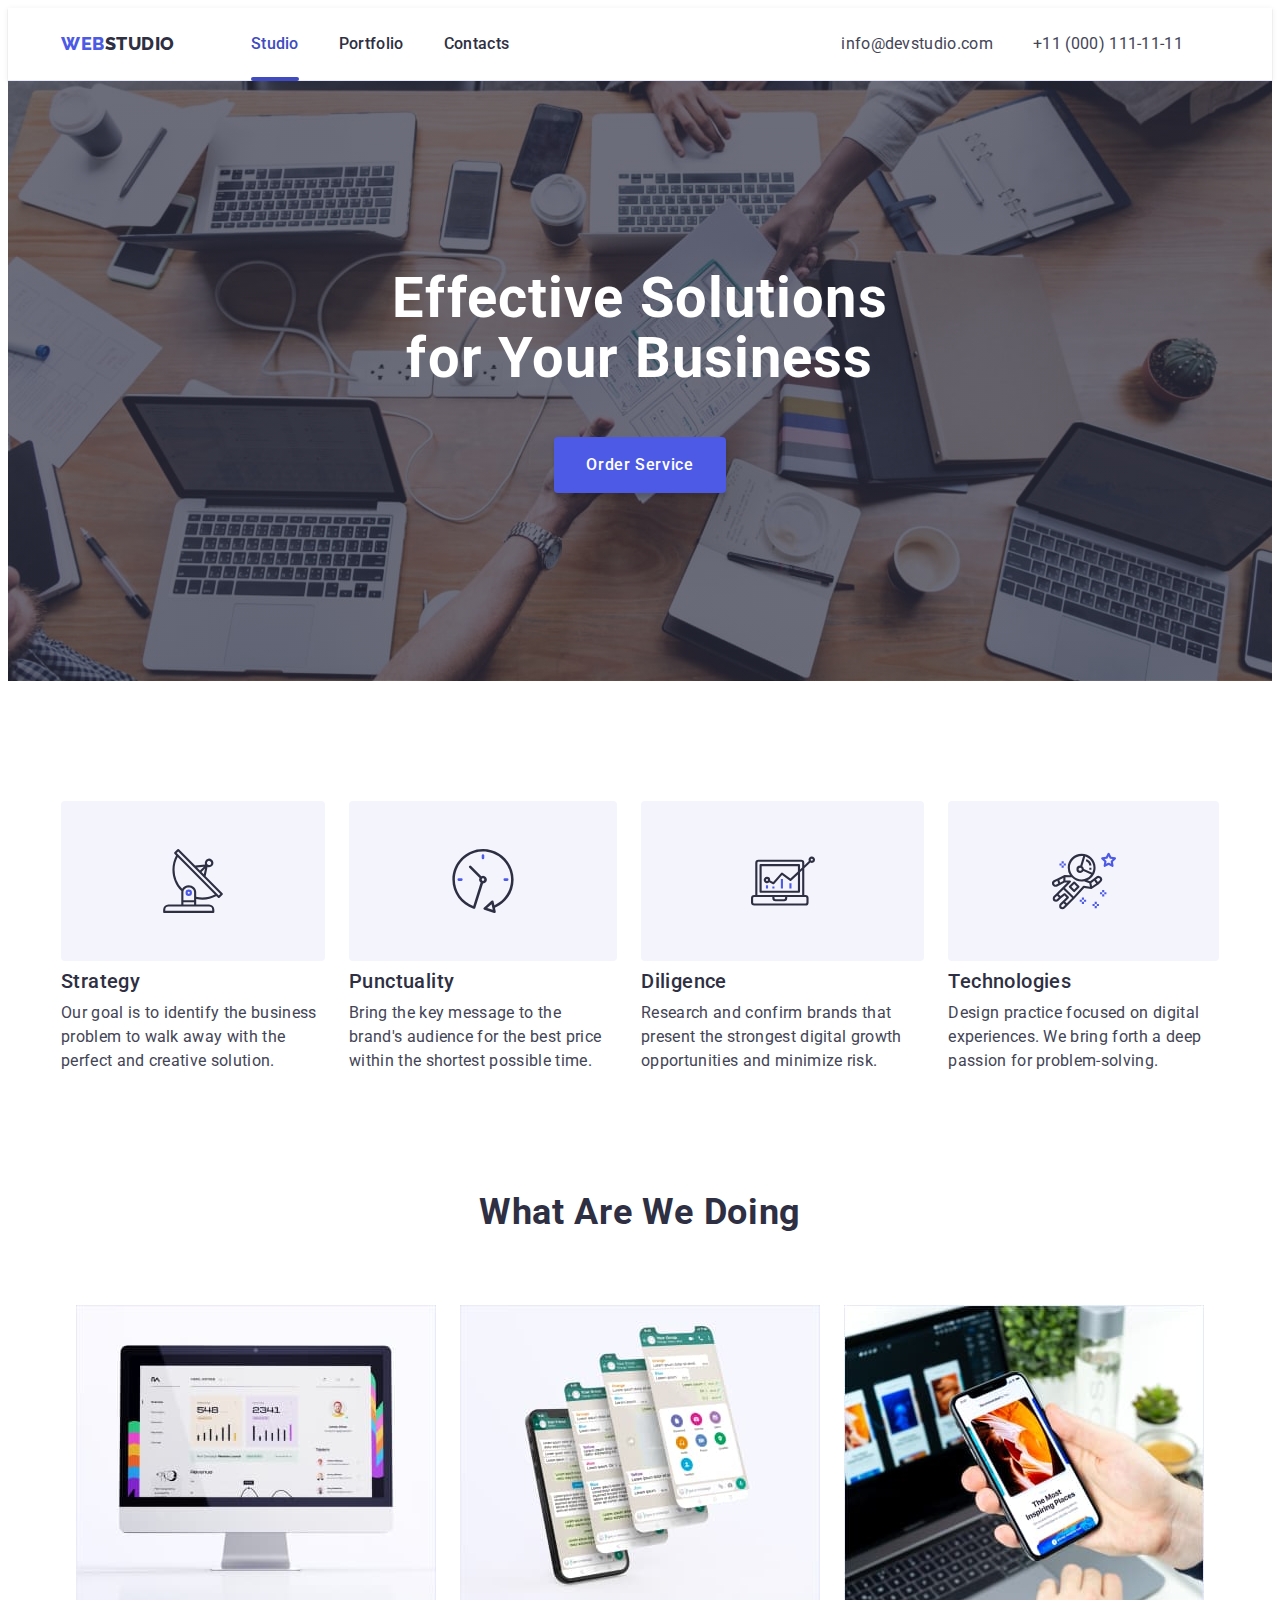
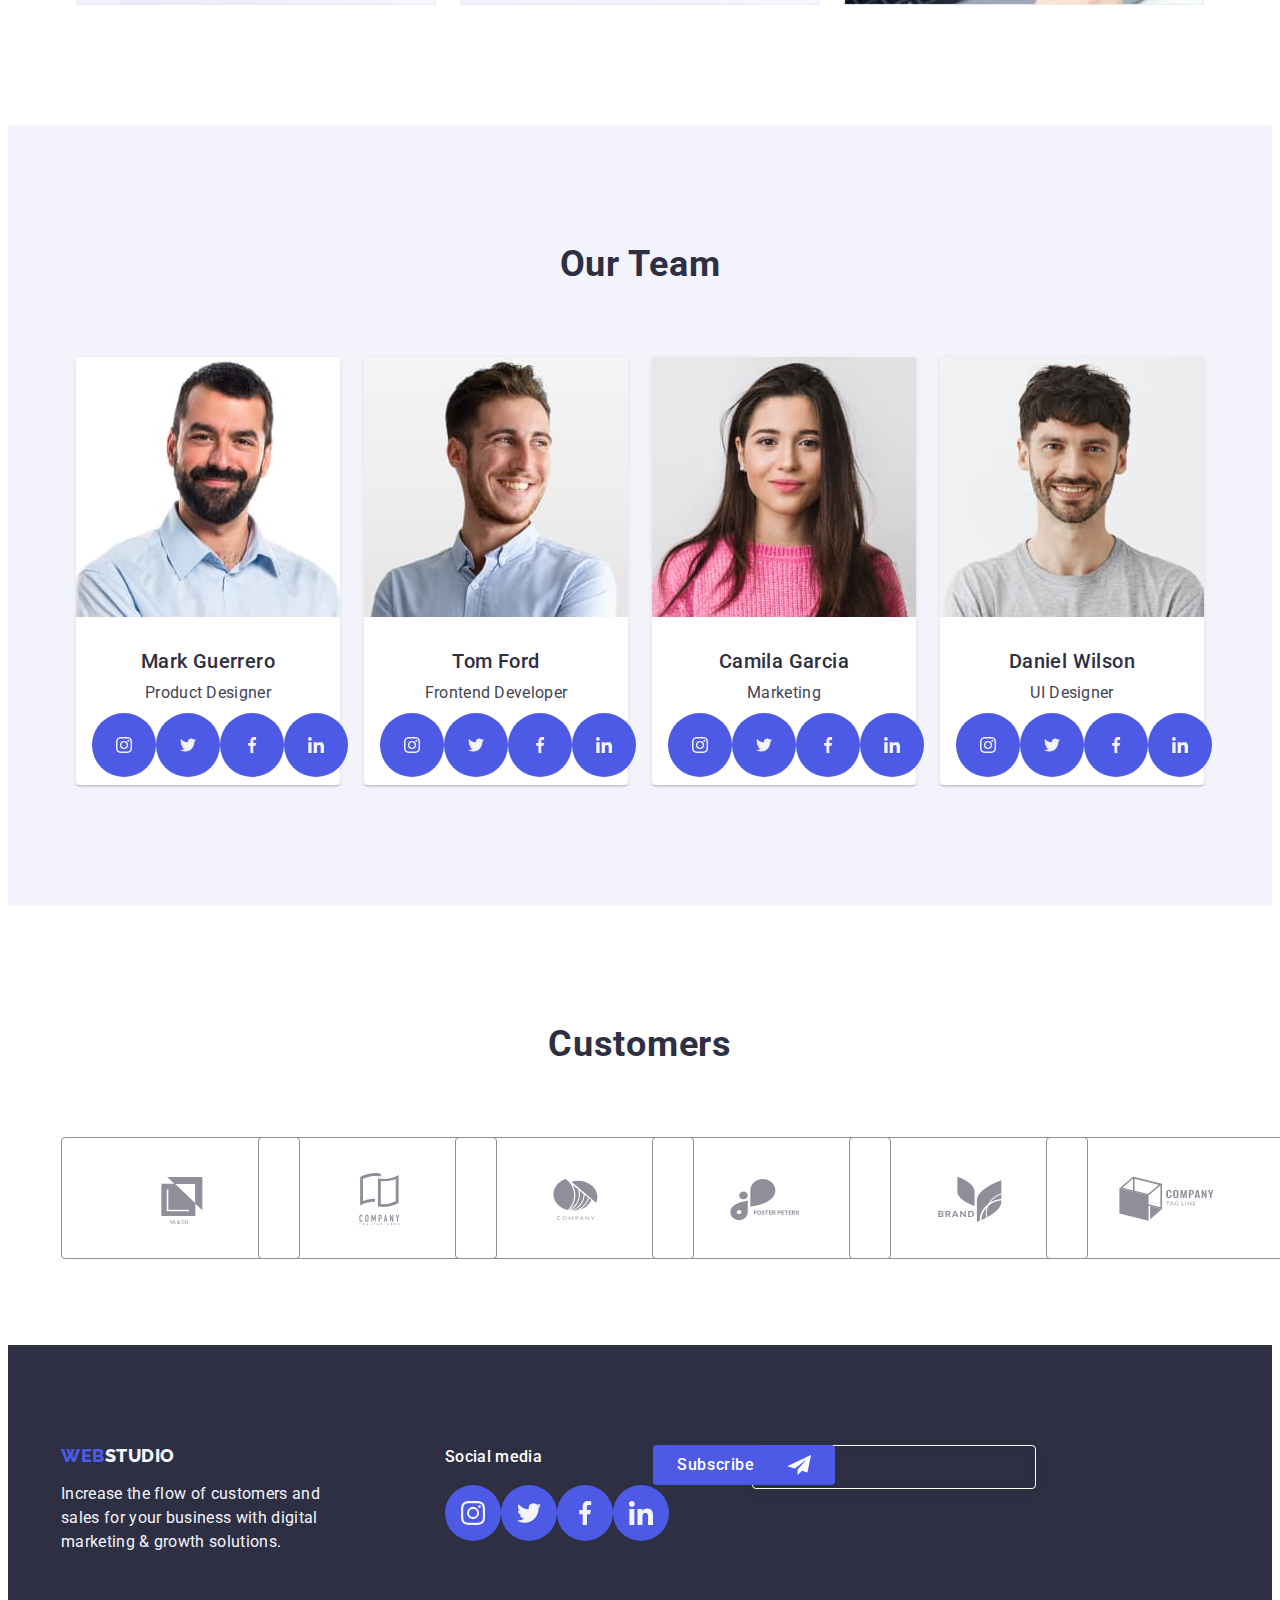
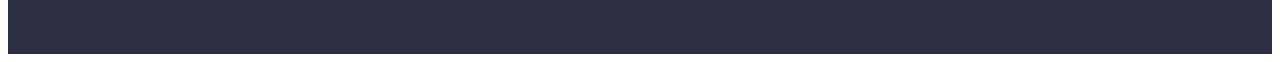
<file: index.html>
<!DOCTYPE html>
<html lang="en">
  <head>
    <meta charset="UTF-8" />
    <meta http-equiv="X-UA-Compatible" content="IE=edge" />
    <meta name="viewport" content="width=device-width, initial-scale=1.0" />
    <title>Студія</title>

    <link
      rel="stylesheet"
      href="https://cdnjs.cloudflare.com/ajax/libs/modern-normalize/2.0.0/modern-normalize.min.css"
      integrity="sha512-4xo8blKMVCiXpTaLzQSLSw3KFOVPWhm/TRtuPVc4WG6kUgjH6J03IBuG7JZPkcWMxJ5huwaBpOpnwYElP/m6wg=="
      crossorigin="anonymous"
      referrerpolicy="no-referrer"
    />
    <link rel="stylesheet" href="./css/styles.css" />
    <link rel="preconnect" href="https://fonts.googleapis.com" />
    <link rel="preconnect" href="https://fonts.gstatic.com" crossorigin />
    <link
      href="https://fonts.googleapis.com/css2?family=Raleway:wght@800&family=Roboto:wght@400;500;700;900&display=swap"
      rel="stylesheet"
    />
  </head>
  <body>
    <!-- Header -->
    <header class="header">
      <div class="head container">
        <nav class="navigation">
          <!-- LOGO -->
          <a href="./index.html" class="link logo"
            >Web<span class="link logo-part">Studio</span></a
          >
          <!-- Navigation links -->
          <ul class="list list-nav">
            <li>
              <a href="./index.html" class="link nav-site current">Studio</a>
            </li>
            <li>
              <a href="./portfolio.html" class="link nav-site">Portfolio</a>
            </li>
            <li><a href="" class="link nav-site">Contacts</a></li>
          </ul>
        </nav>
        <!-- Contacts mail and phone -->
        <address class="contacts">
          <ul class="list list-contacts">
            <li>
              <a href="mailto:info@devstudio.com" class="link contact"
                >info@devstudio.com</a
              >
            </li>
            <li>
              <a href="tel:+110001111111" class="link contact"
                >+11 (000) 111-11-11</a
              >
            </li>
          </ul>
        </address>
      </div>
    </header>
    <main>
      <!-- HERO -->
      <section class="hero section">
        <div class="container hero-container">
          <h1 class="hero-titel">Effective Solutions for Your Business</h1>
          <button type="button" class="hero-btn" data-modal-open>
            Order Service
          </button>
        </div>
      </section>
      <section class="section second-section">
        <div class="container">
          <!-- Features -->
          <h2 class="visually-hidden">Features</h2>
          <ul class="list list-features">
            <li class="features">
              <div class="icon-background">
                <svg class="icon-features" width="64" height="64">
                  <use href="./images/icons.svg#icon-antenna-1"></use>
                </svg>
              </div>
              <h3 class="title-features">Strategy</h3>
              <p class="features-descr">
                Our goal is to identify the business problem to walk away with
                the perfect and creative solution.
              </p>
            </li>
            <li class="features">
              <div class="icon-background">
                <svg class="icon-features" width="64" height="64">
                  <use href="./images/icons.svg#icon-clock-1"></use>
                </svg>
              </div>
              <h3 class="title-features">Punctuality</h3>
              <p class="features-descr">
                Bring the key message to the brand's audience for the best price
                within the shortest possible time.
              </p>
            </li>
            <li class="features">
              <div class="icon-background">
                <svg class="icon-features" width="64" height="64">
                  <use href="./images/icons.svg#icon-diagram-1"></use>
                </svg>
              </div>
              <h3 class="title-features">Diligence</h3>
              <p class="features-descr">
                Research and confirm brands that present the strongest digital
                growth opportunities and minimize risk.
              </p>
            </li>
            <li class="features">
              <div class="icon-background">
                <svg class="icon-features" width="64" height="64">
                  <use href="./images/icons.svg#icon-astronaut-1"></use>
                </svg>
              </div>
              <h3 class="title-features">Technologies</h3>
              <p class="features-descr">
                Design practice focused on digital experiences. We bring forth a
                deep passion for problem-solving.
              </p>
            </li>
          </ul>
        </div>
      </section>
      <section class="section third-section">
        <div class="container">
          <!-- What are we doing -->
          <h2 class="titel-section">What are we doing</h2>
          <ul class="list do-examples">
            <li class="exampel">
              <img
                src="./images/img1.jpg"
                alt="computer with open designed app"
                width="360"
              />
            </li>
            <li class="exampel">
              <img
                src="./images/img2.jpg"
                alt="opened app on the phon and layers of it"
                width="360"
              />
            </li>
            <li class="exampel">
              <img
                src="./images/img3.jpg"
                alt="mobile with open designed app"
                width="360"
              />
            </li>
          </ul>
        </div>
      </section>
      <section class="our-team section">
        <div class="container">
          <!-- Our Team -->
          <h2 class="titel-section">Our Team</h2>
          <ul class="list team">
            <li class="team-members">
              <img
                src="./images/img4.jpg"
                alt="photo of Product Designer"
                width="264"
              />
              <div class="container-card">
                <h3 class="name-employee">Mark Guerrero</h3>
                <p class="employee-desc">Product Designer</p>
                <ul class="list icon-social-list">
                  <li class="social-icon">
                    <a href="" class="icon-social-link"
                      ><svg class="icon-social" width="16" height="16">
                        <use href="./images/icons.svg#icon-instagram-2"></use>
                      </svg>
                    </a>
                  </li>
                  <li class="social-icon">
                    <a class="icon-social-link">
                      <svg class="icon-social" width="16" height="16">
                        <use href="./images/icons.svg#icon-twitter-1"></use>
                      </svg>
                    </a>
                  </li>
                  <li class="social-icon">
                    <a class="icon-social-link">
                      <svg class="icon-social" width="16" height="16">
                        <use href="./images/icons.svg#icon-facebook-1"></use>
                      </svg>
                    </a>
                  </li>
                  <li class="social-icon">
                    <a class="icon-social-link">
                      <svg class="icon-social" width="16" height="16">
                        <use href="./images/icons.svg#icon-linkedin-1"></use>
                      </svg>
                    </a>
                  </li>
                </ul>
              </div>
            </li>
            <li class="team-members">
              <img
                src="./images/img5.jpg"
                alt="photo of Frontend Developer"
                width="264"
              />
              <div class="container-card">
                <h3 class="name-employee">Tom Ford</h3>
                <p class="employee-desc">Frontend Developer</p>

                <ul class="list icon-social-list">
                  <li class="social-icon">
                    <a href="" class="icon-social-link"
                      ><svg class="icon-social" width="16" height="16">
                        <use href="./images/icons.svg#icon-instagram-2"></use>
                      </svg>
                    </a>
                  </li>
                  <li class="social-icon">
                    <a class="icon-social-link">
                      <svg class="icon-social" width="16" height="16">
                        <use href="./images/icons.svg#icon-twitter-1"></use>
                      </svg>
                    </a>
                  </li>
                  <li class="social-icon">
                    <a class="icon-social-link">
                      <svg class="icon-social" width="16" height="16">
                        <use href="./images/icons.svg#icon-facebook-1"></use>
                      </svg>
                    </a>
                  </li>
                  <li class="social-icon">
                    <a class="icon-social-link">
                      <svg class="icon-social" width="16" height="16">
                        <use href="./images/icons.svg#icon-linkedin-1"></use>
                      </svg>
                    </a>
                  </li>
                </ul>
              </div>
            </li>
            <li class="team-members">
              <img
                src="./images/img6.jpg"
                alt="photo of employee of Marketing"
                width="264"
              />
              <div class="container-card">
                <h3 class="name-employee">Camila Garcia</h3>
                <p class="employee-desc">Marketing</p>

                <ul class="list icon-social-list">
                  <li class="social-icon">
                    <a href="" class="icon-social-link"
                      ><svg class="icon-social" width="16" height="16">
                        <use href="./images/icons.svg#icon-instagram-2"></use>
                      </svg>
                    </a>
                  </li>
                  <li class="social-icon">
                    <a class="icon-social-link">
                      <svg class="icon-social" width="16" height="16">
                        <use href="./images/icons.svg#icon-twitter-1"></use>
                      </svg>
                    </a>
                  </li>
                  <li class="social-icon">
                    <a class="icon-social-link">
                      <svg class="icon-social" width="16" height="16">
                        <use href="./images/icons.svg#icon-facebook-1"></use>
                      </svg>
                    </a>
                  </li>
                  <li class="social-icon">
                    <a class="icon-social-link">
                      <svg class="icon-social" width="16" height="16">
                        <use href="./images/icons.svg#icon-linkedin-1"></use>
                      </svg>
                    </a>
                  </li>
                </ul>
              </div>
            </li>
            <li class="team-members">
              <img
                src="./images/img7.jpg"
                alt="foto of UI Designer"
                width="264"
              />
              <div class="container-card">
                <h3 class="name-employee">Daniel Wilson</h3>
                <p class="employee-desc">UI Designer</p>

                <ul class="list icon-social-list">
                  <li class="social-icon">
                    <a href="" class="icon-social-link"
                      ><svg class="icon-social" width="16" height="16">
                        <use href="./images/icons.svg#icon-instagram-2"></use>
                      </svg>
                    </a>
                  </li>
                  <li class="social-icon">
                    <a href="" class="icon-social-link">
                      <svg class="icon-social" width="16" height="16">
                        <use href="./images/icons.svg#icon-twitter-1"></use>
                      </svg>
                    </a>
                  </li>
                  <li class="social-icon">
                    <a href="" class="icon-social-link">
                      <svg class="icon-social" width="16" height="16">
                        <use href="./images/icons.svg#icon-facebook-1"></use>
                      </svg>
                    </a>
                  </li>
                  <li class="social-icon">
                    <a href="" class="icon-social-link">
                      <svg class="icon-social" width="16" height="16">
                        <use href="./images/icons.svg#icon-linkedin-1"></use>
                      </svg>
                    </a>
                  </li>
                </ul>
              </div>
            </li>
          </ul>
        </div>
      </section>
      <!-- Fifth section customers -->
      <section class="customers-section">
        <div class="container">
          <h2 class="titel-section">Customers</h2>
          <ul class="list customers-list">
            <li class="customer">
              <a href="" class="link customers-link">
                <svg class="customer-icon" width="104" height="56">
                  <use href="./images/icons.svg#icon-Logo1"></use>
                </svg>
              </a>
            </li>
            <li class="customer">
              <a href="" class="link customers-link">
                <svg class="customer-icon" width="104" height="56">
                  <use href="./images/icons.svg#icon-Logo2"></use>
                </svg>
              </a>
            </li>
            <li class="customer">
              <a href="" class="link customers-link">
                <svg class="customer-icon" width="104" height="56">
                  <use href="./images/icons.svg#icon-Logo3"></use>
                </svg>
              </a>
            </li>
            <li class="customer">
              <a href="" class="link customers-link">
                <svg class="customer-icon" width="104" height="56">
                  <use href="./images/icons.svg#icon-Logo4"></use>
                </svg>
              </a>
            </li>
            <li class="customer">
              <a href="" class="link customers-link">
                <svg class="customer-icon" width="104" height="56">
                  <use href="./images/icons.svg#icon-Logo5"></use>
                </svg>
              </a>
            </li>
            <li class="customer">
              <a href="" class="link customers-link">
                <svg class="customer-icon" width="104" height="56">
                  <use href="./images/icons.svg#icon-Logo6"></use>
                </svg>
              </a>
            </li>
          </ul>
        </div>
      </section>
    </main>
    <!-- footer -->
    <footer class="footer">
      <div class="container footer-content">
        <div class="footer-right">
          <a href="./index.html" class="logo-footer link"
            >Web<span class="link logo-footer-part">Studio</span></a
          >
          <p class="footer-slogan">
            Increase the flow of customers and sales for your business with
            digital marketing & growth solutions.
          </p>
        </div>
        <div>
          <p class="titel-socials">Social media</p>
          <ul class="list footer-social-list">
            <li class="footer-social-point">
              <a href="" class="link footer-socials">
                <svg class="icon-svg-footer" width="24" height="24">
                  <use href="./images/icons.svg#icon-instagram-2"></use>
                </svg>
              </a>
            </li>
            <li class="footer-social-point">
              <a href="" class="link footer-socials">
                <svg class="icon-svg-footer" width="24" height="24">
                  <use href="./images/icons.svg#icon-twitter-1"></use>
                </svg>
              </a>
            </li>
            <li class="footer-social-point">
              <a href="" class="link footer-socials">
                <svg class="icon-svg-footer" width="24" height="24">
                  <use href="./images/icons.svg#icon-facebook-1"></use>
                </svg>
              </a>
            </li>
            <li class="footer-social-point">
              <a href="" class="link footer-socials">
                <svg class="icon-svg-footer" width="24" height="24">
                  <use href="./images/icons.svg#icon-linkedin-1"></use>
                </svg>
              </a>
            </li>
          </ul>
        </div>
        <!-- form footer -->
        <form class="form-footer" name="subscibe">
          <p class="form-footer-titel">Subscribe</p>
          <label for="">
            <input
              type="email"
              name="email"
              placeholder="E-mail"
              class="form-footer-email"
            />
          </label>
          <button type="submit" class="form-footer-btn">
            Subscribe
            <svg class="icon-subscribe" width="24" height="20">
              <use href="./images/icons.svg#icon-subscribe"></use>
            </svg>
          </button>
        </form>
      </div>
    </footer>
    <!-- modal window -->
    <div class="backdrop is-hidden" data-modal>
      <div class="modal">
        <button type="button" class="btn-modal" data-modal-close>
          <svg class="icon-modal" width="8" height="8">
            <use href="./images/icons.svg#icon-close"></use>
          </svg>
        </button>
        <p class="modal-titel">Leave your contacts and we will call you back</p>
        <form action="">
          <div class="form-container">
            <label for="name" class="input-label"><span>Name</span></label>
            <div class="form-line">
              <input
                type="text"
                name="user-name"
                id="name"
                class="modal-input"
              />
              <svg class="icon-form" width="18" height="18">
                <use href="./images/icons.svg#icon-person"></use>
              </svg>
            </div>
          </div>
          <!-- phone -->
          <div class="form-container">
            <label for="phone" class="input-label"><span>Phone</span></label>
            <div class="form-line">
              <input
                type="tel"
                name="user-tel"
                id="phone"
                class="modal-input"
              />
              <svg class="icon-form" width="18" height="24">
                <use href="./images/icons.svg#icon-phone"></use>
              </svg>
            </div>
          </div>
          <!-- email -->
          <div class="form-container">
            <label for="mail" class="input-label"><span>Email</span></label>
            <div class="form-line">
              <input
                type="text"
                name="user-email"
                id="mail"
                class="modal-input"
              />
              <svg class="icon-form" width="18" height="24">
                <use href="./images/icons.svg#icon-email"></use>
              </svg>
            </div>
          </div>
          <!-- Comment -->
          <div class="form-container-comment">
            <label for="comment" class="input-label"
              ><span>Comment</span></label
            >
            <textarea
              type="text"
              name="user-email"
              id="comment"
              class="modal-comment"
              placeholder="Text input"
            ></textarea>
          </div>
          <!-- check box -->
          <div class="modal-field">
            <input
              type="checkbox"
              id="privacy"
              name="privacy"
              value="true"
              class="modal-check visually-hidden"
            />
            <label for="privacy" class="check-label">
              <span>
                <svg class="icon-click" width="10" height="8">
                  <use href="./images/icons.svg#icon-click"></use>
                </svg> </span
              >I accept the terms and conditions of the&nbsp;
              <a href="" class="link-privacy"> Privacy Policy</a></label
            >
          </div>
          <!-- <Button></Button> -->
          <button class="btn-form" type="submit">Send</button>
        </form>
      </div>
    </div>
    <script src="./js/modal.js"></script>
  </body>
</html>
</file>
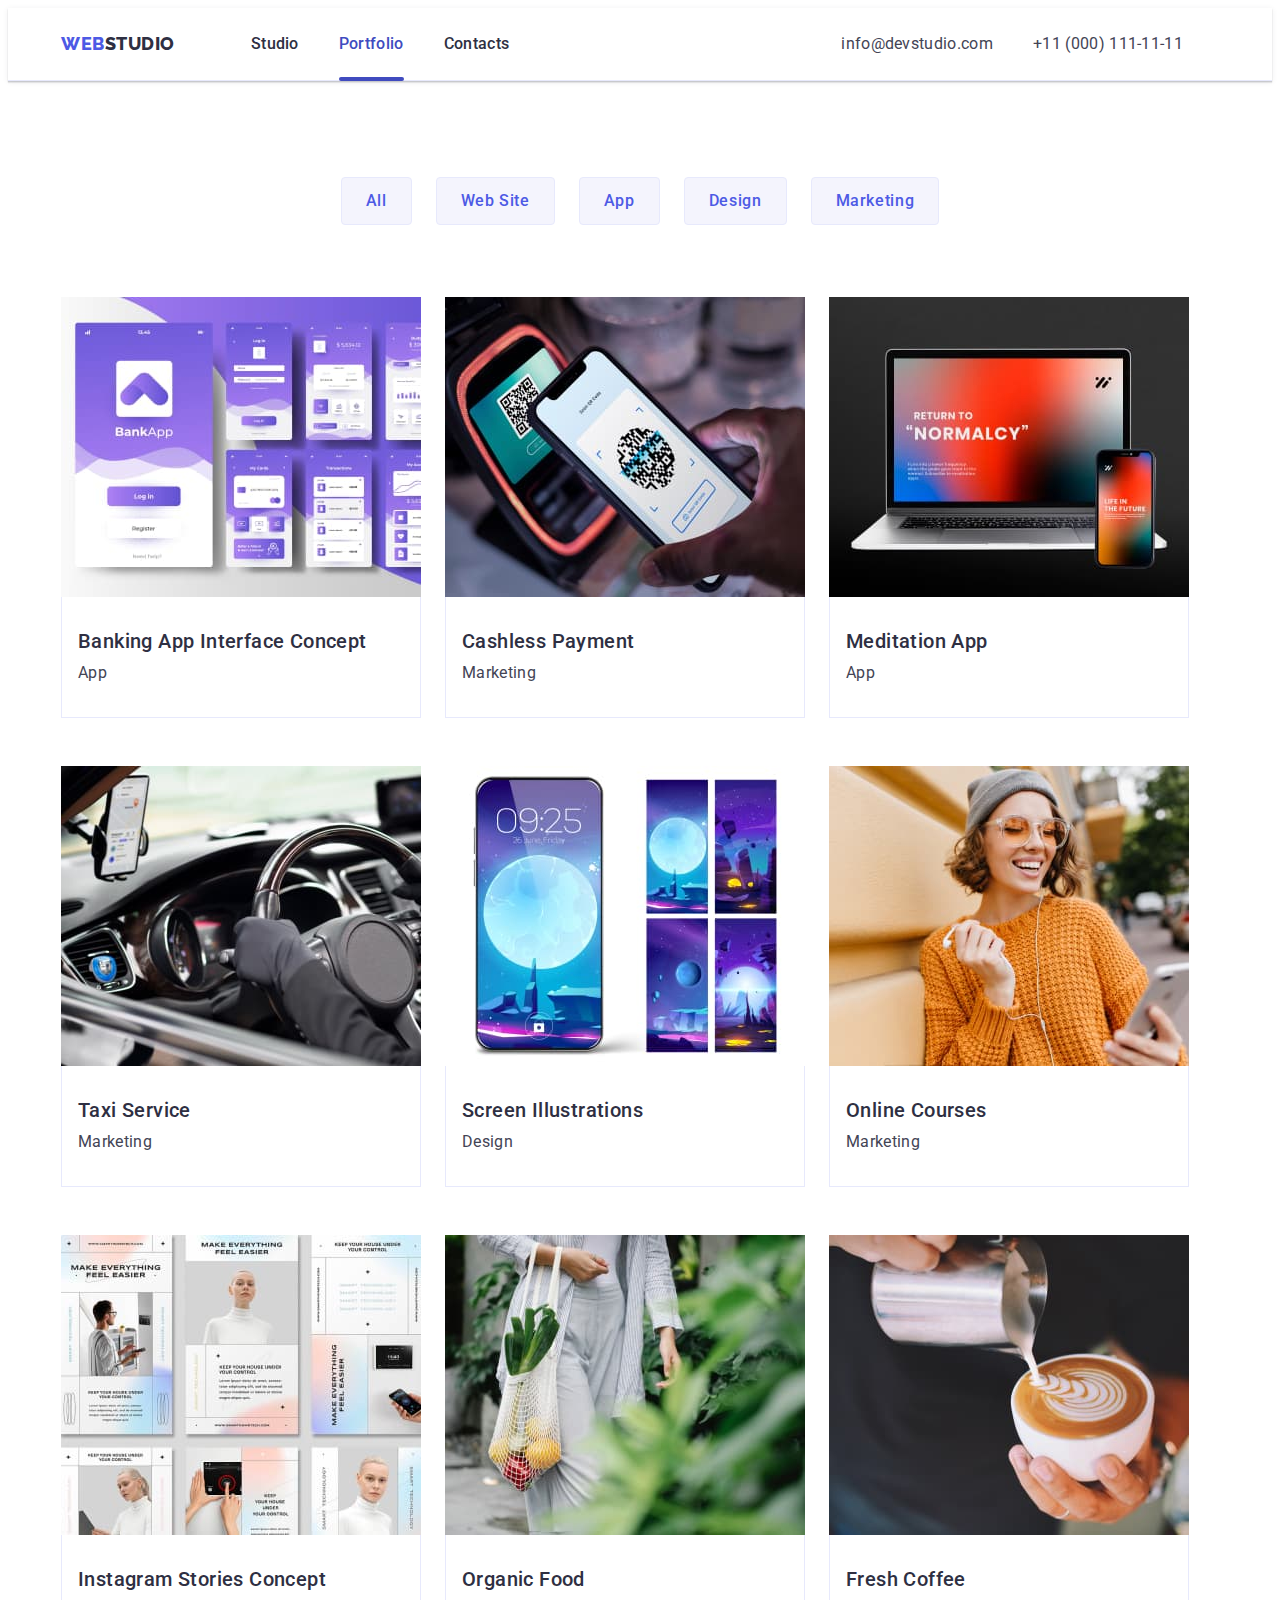
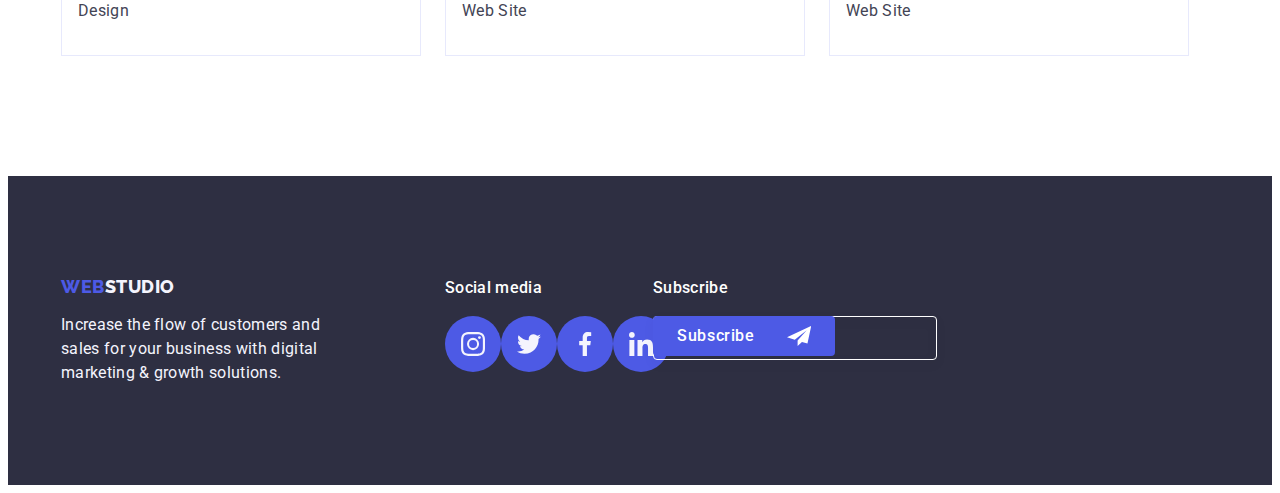
<file: portfolio.html>
<!DOCTYPE html>
<html lang="en">
  <head>
    <meta charset="UTF-8" />
    <meta http-equiv="X-UA-Compatible" content="IE=edge" />
    <meta name="viewport" content="width=device-width, initial-scale=1.0" />
    <title>Портфоліо</title>
    <link
      rel="stylesheet"
      href="https://cdnjs.cloudflare.com/ajax/libs/modern-normalize/2.0.0/modern-normalize.min.css"
      integrity="sha512-4xo8blKMVCiXpTaLzQSLSw3KFOVPWhm/TRtuPVc4WG6kUgjH6J03IBuG7JZPkcWMxJ5huwaBpOpnwYElP/m6wg=="
      crossorigin="anonymous"
      referrerpolicy="no-referrer"
    />
    <link rel="stylesheet" href="./css/styles.css" />
    <link rel="preconnect" href="https://fonts.googleapis.com" />
    <link rel="preconnect" href="https://fonts.gstatic.com" crossorigin />
    <link
      href="https://fonts.googleapis.com/css2?family=Raleway:wght@800&family=Roboto:wght@400;500;700;900&display=swap"
      rel="stylesheet"
    />
  </head>
  <body>
    <!-- Header -->
    <header class="header">
      <div class="head container">
        <nav class="navigation">
          <!-- LOGO -->
          <a href="./index.html" class="link logo"
            >Web<span class="link logo-part">Studio</span></a
          >
          <!-- Navigation links -->
          <ul class="list list-nav">
            <li>
              <a href="./index.html" class="link nav-site">Studio</a>
            </li>
            <li>
              <a href="./portfolio.html" class="link nav-site current"
                >Portfolio</a
              >
            </li>
            <li><a href="" class="link nav-site">Contacts</a></li>
          </ul>
        </nav>
        <!-- Contacts mail and phone -->
        <address class="contacts">
          <ul class="list list-contacts">
            <li>
              <a href="mailto:info@devstudio.com" class="link contact"
                >info@devstudio.com</a
              >
            </li>
            <li>
              <a href="tel:+110001111111" class="link contact"
                >+11 (000) 111-11-11</a
              >
            </li>
          </ul>
        </address>
      </div>
    </header>
    <main>
      <!-- Main section -->
      <section class="section portfolio-section">
        <div class="container">
          <h1 class="visually-hidden">Portfolio</h1>
          <ul class="list filter-btn">
            <!-- Filters -->
            <li><button type="button" class="btn-portfolio">All</button></li>
            <li>
              <button type="button" class="btn-portfolio">Web Site</button>
            </li>
            <li><button type="button" class="btn-portfolio">App</button></li>
            <li><button type="button" class="btn-portfolio">Design</button></li>
            <li>
              <button type="button" class="btn-portfolio">Marketing</button>
            </li>
          </ul>
          <!-- Images and description of portfolio -->
          <ul class="list portfolio-links">
            <li class="portfolio-link">
              <!-- Banking App Interface Concept -->
              <a href="" class="card-link link">
                <div class="card-overlay">
                  <img
                    src="./images/img8.jpg"
                    alt="Banking App Interface Concept"
                    width="360"
                  />
                  <p class="overlay">
                    14 Stylish and User-Friendly App Design Concepts · Task
                    Manager App · Calorie Tracker App · Exotic Fruit Ecommerce
                    App · Cloud Storage App
                  </p>
                </div>
                <div class="card-portfolio">
                  <h2 class="portfolio-item">Banking App Interface Concept</h2>
                  <p class="portfolio-descr">App</p>
                </div></a
              >
            </li>
            <li class="portfolio-link">
              <!-- Cashless Payment -->
              <a href="" class="card-link link">
                <div class="card-overlay">
                  <img
                    src="./images/img9.jpg"
                    alt="Cashless Payment"
                    width="360"
                  />
                  <p class="overlay">
                    14 Stylish and User-Friendly App Design Concepts · Task
                    Manager App · Calorie Tracker App · Exotic Fruit Ecommerce
                    App · Cloud Storage App
                  </p>
                </div>
                <div class="card-portfolio">
                  <h2 class="portfolio-item">Cashless Payment</h2>
                  <p class="portfolio-descr">Marketing</p>
                </div></a
              >
            </li>
            <li class="portfolio-link">
              <!-- Meditation App -->
              <a href="" class="card-link link">
                <div class="card-overlay">
                  <img
                    src="./images/img10.jpg"
                    alt="Meditation App"
                    width="360"
                  />
                  <p class="overlay">
                    14 Stylish and User-Friendly App Design Concepts · Task
                    Manager App · Calorie Tracker App · Exotic Fruit Ecommerce
                    App · Cloud Storage App
                  </p>
                </div>
                <div class="card-portfolio">
                  <h2 class="portfolio-item">Meditation App</h2>
                  <p class="portfolio-descr">App</p>
                </div></a
              >
            </li>
            <li class="portfolio-link">
              <!-- Taxi Service -->
              <a href="" class="card-link link">
                <div class="card-overlay">
                  <img
                    src="./images/img11.jpg"
                    alt="Taxi Service"
                    width="360"
                  />
                  <p class="overlay">
                    14 Stylish and User-Friendly App Design Concepts · Task
                    Manager App · Calorie Tracker App · Exotic Fruit Ecommerce
                    App · Cloud Storage App
                  </p>
                </div>
                <div class="card-portfolio">
                  <h2 class="portfolio-item">Taxi Service</h2>
                  <p class="portfolio-descr">Marketing</p>
                </div></a
              >
            </li>
            <li class="portfolio-link">
              <!-- Screen Illustrations -->
              <a href="" class="card-link link">
                <div class="card-overlay">
                  <img
                    src="./images/img12.jpg"
                    alt="Screen Illustrations"
                    width="360"
                  />
                  <p class="overlay">
                    14 Stylish and User-Friendly App Design Concepts · Task
                    Manager App · Calorie Tracker App · Exotic Fruit Ecommerce
                    App · Cloud Storage App
                  </p>
                </div>
                <div class="card-portfolio">
                  <h2 class="portfolio-item">Screen Illustrations</h2>
                  <p class="portfolio-descr">Design</p>
                </div></a
              >
            </li>
            <li class="portfolio-link">
              <!-- Online Courses -->
              <a href="" class="card-link link"
                ><div class="card-overlay">
                  <img
                    src="./images/img13.jpg"
                    alt="Online Courses"
                    width="360"
                  />
                  <p class="overlay">
                    14 Stylish and User-Friendly App Design Concepts · Task
                    Manager App · Calorie Tracker App · Exotic Fruit Ecommerce
                    App · Cloud Storage App
                  </p>
                </div>
                <div class="card-portfolio">
                  <h2 class="portfolio-item">Online Courses</h2>
                  <p class="portfolio-descr">Marketing</p>
                </div></a
              >
            </li>
            <li class="portfolio-link">
              <!-- Instagram Stories Concept -->
              <a href="" class="card-link link">
                <div class="card-overlay">
                  <img
                    src="./images/img14.jpg"
                    alt="Instagram Stories Concept"
                    width="360"
                  />
                  <p class="overlay">
                    14 Stylish and User-Friendly App Design Concepts · Task
                    Manager App · Calorie Tracker App · Exotic Fruit Ecommerce
                    App · Cloud Storage App
                  </p>
                </div>
                <div class="card-portfolio">
                  <h2 class="portfolio-item">Instagram Stories Concept</h2>
                  <p class="portfolio-descr">Design</p>
                </div></a
              >
            </li>
            <li class="portfolio-link">
              <!-- Organic Food -->
              <a href="" class="card-link link">
                <div class="card-overlay">
                  <img
                    src="./images/img15.jpg"
                    alt="Organic Food"
                    width="360"
                  />
                  <p class="overlay">
                    14 Stylish and User-Friendly App Design Concepts · Task
                    Manager App · Calorie Tracker App · Exotic Fruit Ecommerce
                    App · Cloud Storage App
                  </p>
                </div>
                <div class="card-portfolio">
                  <h2 class="portfolio-item">Organic Food</h2>
                  <p class="portfolio-descr">Web Site</p>
                </div></a
              >
            </li>
            <li class="portfolio-link">
              <!-- Fresh Coffee -->
              <a href="" class="card-link link">
                <div class="card-overlay">
                  <img
                    src="./images/img16.jpg"
                    alt="Fresh Coffee"
                    width="360"
                  />
                  <p class="overlay">
                    14 Stylish and User-Friendly App Design Concepts · Task
                    Manager App · Calorie Tracker App · Exotic Fruit Ecommerce
                    App · Cloud Storage App
                  </p>
                </div>
                <div class="card-portfolio">
                  <h2 class="portfolio-item">Fresh Coffee</h2>
                  <p class="portfolio-descr">Web Site</p>
                </div></a
              >
            </li>
          </ul>
        </div>
      </section>
    </main>
    <!-- Footer -->
    <footer class="footer">
      <div class="container footer-content">
        <div class="footer-right">
          <a href="./index.html" class="logo-footer link"
            >Web<span class="link logo-footer-part">Studio</span></a
          >
          <p class="footer-slogan">
            Increase the flow of customers and sales for your business with
            digital marketing & growth solutions.
          </p>
        </div>
        <div>
          <p class="titel-socials">Social media</p>
          <ul class="list footer-social-list">
            <li class="footer-social-point">
              <a href="" class="link footer-socials">
                <svg class="icon-svg-footer" width="24" height="24">
                  <use href="./images/icons.svg#icon-instagram-2"></use>
                </svg>
              </a>
            </li>
            <li class="footer-social-point">
              <a href="" class="link footer-socials">
                <svg class="icon-svg-footer" width="24" height="24">
                  <use href="./images/icons.svg#icon-twitter-1"></use>
                </svg>
              </a>
            </li>
            <li class="footer-social-point">
              <a href="" class="link footer-socials">
                <svg class="icon-svg-footer" width="24" height="24">
                  <use href="./images/icons.svg#icon-facebook-1"></use>
                </svg>
              </a>
            </li>
            <li class="footer-social-point">
              <a href="" class="link footer-socials">
                <svg class="icon-svg-footer" width="24" height="24">
                  <use href="./images/icons.svg#icon-linkedin-1"></use>
                </svg>
              </a>
            </li>
          </ul>
        </div>
        <div class="container-for-form">
          <p class="form-footer-titel">Subscribe</p>
          <form class="form-footer" name="subscibe">
            <label for="subscribe">
              <input
                type="email"
                name="email"
                placeholder="E-mail"
                class="form-footer-email"
                id="subscribe"
              />
            </label>
            <button type="submit" class="form-footer-btn">
              Subscribe
              <svg class="icon-subscribe" width="24" height="24">
                <use href="./images/icons.svg#icon-subscribe"></use>
              </svg>
            </button>
          </form>
        </div>
      </div>
    </footer>
  </body>
</html>
</file>
<file: css/styles.css>
:root {
    --backdround-color: #ffffff;
    --accent-color: #404bbf;
    --primary-font: 'Roboto', sans-serif;
    --secondary-font: 'Raleway', sans-serif;
    --primary-color-text: #434455;
    --secondary-color-text: #2E2F42;
}

body {
    font-family: 'Roboto', sans-serif;
    color: #434455;
    background-color: var(--backdround-color);

}


.visually-hidden {
    position: absolute;
    width: 1px;
    height: 1px;
    margin: -1px;
    border: 0;
    padding: 0;
    white-space: nowrap;
    clip-path: inset(100%);
    clip: rect(0 0 0 0);
    overflow: hidden;
}

.link {
    text-decoration: none;
}


.list {
    list-style: none;
    padding: 0;
    margin: 0;


}

.container {
    max-width: 1158px;
    margin: 0 auto;
    padding: 0 15px 0 15px;
}

/* LOGO */
.logo {
    font-family: 'Raleway', sans-serif;

    font-weight: 800;
    font-size: 18px;
    line-height: 1.17;
    display: flex;
    align-items: center;
    letter-spacing: 0.03em;
    text-transform: uppercase;
    color: #4D5AE5;
    margin-right: 76px;

}

.logo-part {
    font-family: 'Raleway', sans-serif;
    font-weight: 800;
    font-size: 18px;
    line-height: 1.17;
    display: flex;
    align-items: center;
    letter-spacing: 0.03em;
    text-transform: uppercase;
    color: var(--secondary-color-text);
}



.nav-site.current::after {
    content: "";
    position: absolute;
    left: 0;
    bottom: -1px;
    border-radius: 2px;
    width: 100%;
    height: 4px;
    background-color: #404bbf;

}


.nav-site {

    font-weight: 500;
    font-size: 16px;
    line-height: 1.5;
    letter-spacing: 0.02em;
    color: var(--secondary-color-text);
    padding: 24px 0;
    display: block;
    position: relative;
    transition: color 250ms cubic-bezier(0.4, 0, 0.2, 1);
}

.nav-site:hover,
.nav-site:focus {
    color: #404bbf;

}

.current {
    color: #404bbf;
}

.contacts {
    font-style: normal;
}

.contact {

    font-weight: 400;
    font-size: 16px;
    line-height: 1.5;
    letter-spacing: 0.02em;
    color: var(--primary-color-text);
    transition: color 250ms cubic-bezier(0.4, 0, 0.2, 1);

}

.contact:hover,
.contact:focus {
    color: var(--accent-color);
    transition: transform 250ms cubic-bezier(0.4, 0, 0.2, 1);
}

/* Main section hero */
.hero {
    background-color: #2E2F42;
    padding: 188px 0;
    background-image: linear-gradient(rgba(46, 47, 66, 0.7), rgba(46, 47, 66, 0.7)), url(../images/backgroundhero.jpg);
    background-repeat: no-repeat;
    background-position: center;
    background-size: cover;
    max-width: 1440px;
    margin: 0 auto;
}



.hero-titel {
    font-weight: 700;
    font-size: 56px;
    line-height: 1.07;
    letter-spacing: 0.02em;
    color: #FFFFFF;
    margin-bottom: 48px;
    max-width: 496px;
    text-align: center;
}

.hero-btn:hover,
.hero-btn:focus {
    background: var(--accent-color);
    transition: background-color 250ms cubic-bezier(0.4, 0, 0.2, 1);
}

.hero-btn {
    font-family: "Roboto", sans-serif;
    background: #4D5AE5;
    border: none;
    box-shadow: 0px 4px 4px rgba(0, 0, 0, 0.15);
    border-radius: 4px;
    font-weight: 500;
    font-size: 16px;
    line-height: 1.5;
    display: block;
    align-items: center;
    letter-spacing: 0.04em;
    color: #FFFFFF;
    padding: 16px 32px;
    cursor: pointer;
    min-width: 169px;
    transition: background-color 250ms cubic-bezier(0.4, 0, 0.2, 1);

}

/* Features  */
.icon-background {
    display: flex;
    align-items: center;
    justify-content: center;
    height: 112px;
    background: #F4F4FD;
    padding: 24px 100px 24px 100px;
    margin-bottom: 8px;
    border-radius: 4px;
}

.title-features {
    font-weight: 500;
    font-size: 20px;
    line-height: 1.2;
    letter-spacing: 0.02em;
    color: var(--secondary-color-text);
    margin-bottom: 8px;

}

.features-descr {
    font-size: 16px;
    line-height: 1.5;
    letter-spacing: 0.02em;
    color: var(--primary-color-text);
}

.titel-section {
    font-weight: 700;
    font-size: 36px;
    line-height: 1.11;
    text-align: center;
    letter-spacing: 0.02em;
    text-transform: capitalize;
    color: var(--secondary-color-text);
    margin-bottom: 72px;
}

/* < !-- Our Team --> */
.our-team {
    background-color: #F4F4FD;
    padding: 120px 0;
}

.team-members {
    background: var(--backdround-color);
    box-shadow: 0px 1px 6px rgba(46, 47, 66, 0.08), 0px 1px 1px rgba(46, 47, 66, 0.16), 0px 2px 1px rgba(46, 47, 66, 0.08);
    border-radius: 0px 0px 4px 4px;
}

.name-employee {
    font-weight: 500;
    font-size: 20px;
    line-height: 1.2;
    letter-spacing: 0.02em;
    color: var(--secondary-color-text);
    text-align: center;
    margin-bottom: 8px;
}

.employee-desc {
    font-size: 16px;
    line-height: 1.5;
    letter-spacing: 0.02em;
    color: var(--primary-color-text);
    text-align: center;
    margin-bottom: 8px;

}

.icon-social-link {
    display: flex;

    align-items: center;
    justify-content: center;
    background-color: #4d5ae5;
    border-radius: 50%;
    padding: 12px;
    width: 100%;
    height: 100%;
    transition: background-color 250ms cubic-bezier(0.4, 0, 0.2, 1);


}

.icon-social-link:hover,
.icon-social-link:focus {
    background-color: #404BBF;
    transition: transform 250ms cubic-bezier(0.4, 0, 0.2, 1);
}

.icon-social-list {
    display: flex;
    justify-content: center;
    gap: 24px;

}

.icon-social {
    fill: #f4f4fd;
}

.social-icon {
    width: 40px;
    height: 40px;
}

/* footer */
.footer {
    background-color: #2E2F42;
    padding: 100px 0;
}

.logo-footer {
    font-family: 'Raleway', sans-serif;
    font-weight: 800;
    font-size: 18px;
    line-height: 1.17;
    align-items: center;
    display: inline-block;
    letter-spacing: 0.03em;
    text-transform: uppercase;
    color: #4D5AE5;
    margin-bottom: 16px;

}



.logo-footer-part {
    font-family: 'Raleway', sans-serif;
    font-weight: 800;
    font-size: 18px;
    line-height: 1.17;
    display: inline-block;
    align-items: center;
    letter-spacing: 0.03em;
    text-transform: uppercase;
    color: #F4F4FD;
}

.footer-slogan {
    font-size: 16px;
    line-height: 1.5;
    letter-spacing: 0.02em;
    color: #F4F4FD;
    width: 264px;
}

/* PORTFOLIO */
.btn-portfolio:hover,
.btn-portfolio:focus {
    color: #FFFFFF;
    background-color: #404BBF;
    border: 1px solid transparent;
    box-shadow: 0px 3px 1px rgba(0, 0, 0, 0.1), 0px 2px 1px rgba(0, 0, 0, 0.08), 0px 2px 2px rgba(0, 0, 0, 0.12);
    border-radius: 4px;
    transition: color 250ms cubic-bezier(0.4, 0, 0.2, 1), background-color 250ms cubic-bezier(0.4, 0, 0.2, 1), border-color 250ms cubic-bezier(0.4, 0, 0.2, 1), box-shadow 250ms cubic-bezier(0.4, 0, 0.2, 1);
    ;
}

.btn-portfolio {
    font-family: "Roboto", sans-serif;
    height: 48px;
    background: #F4F4FD;
    border: 1px solid #E7E9FC;
    border-radius: 4px;
    cursor: pointer;
    font-weight: 500;
    font-size: 16px;
    line-height: 1.5;
    display: flex;
    align-items: center;
    text-align: center;
    letter-spacing: 0.04em;
    color: #4D5AE5;
    cursor: pointer;
    box-sizing: border-box;
    padding: 12px 24px;
    transition: color 250ms cubic-bezier(0.4, 0, 0.2, 1), background-color 250ms cubic-bezier(0.4, 0, 0.2, 1), border-color 250ms cubic-bezier(0.4, 0, 0.2, 1), box-shadow 250ms cubic-bezier(0.4, 0, 0.2, 1);
}

.portfolio-item {
    font-weight: 500;
    font-size: 20px;
    line-height: 1.2;
    letter-spacing: 0.02em;
    color: var(--secondary-color-text);

    margin-bottom: 8px;
}


.portfolio-descr {
    font-size: 16px;
    line-height: 1.5;
    letter-spacing: 0.02em;
    color: var(--primary-color-text);

}



.header {
    border-bottom: 1px solid #E7E9FC;
    box-shadow: 0px 2px 1px rgba(46, 47, 66, 0.08), 0px 1px 1px rgba(46, 47, 66, 0.16), 0px 1px 6px rgba(46, 47, 66, 0.08);


}

.head {
    display: flex;
    height: 72px;
}

.navigation {
    display: flex;
    align-items: center;
}

.list-nav {
    display: flex;
    justify-content: center;
    flex-direction: row;
    align-items: flex-start;
    padding: 0px;
    gap: 40px;
    margin-right: 332px;
}

.list-contacts {
    display: flex;
    justify-content: center;
    padding: 0;
    gap: 40px;
    margin-top: 24px;
}

/* Main page section HERO */
.hero-container {
    display: flex;
    align-items: center;
    flex-direction: column;


}

/* Main page naxt section */
.second-section {
    padding: 120px 0;
}

.third-section {
    padding-bottom: 120px;
}

.list-features {
    display: flex;
    justify-content: center;
    gap: 24px;
    padding: 0;

}

h1,
h3,
h2,
p,
ul {
    margin: 0;
}

.features {
    flex-basis: calc((100%-72px)/4);
}

/* What we are doing */
.do-examples {
    display: flex;
    justify-content: center;
    gap: 24px;

}

.exampel {
    width: calc((100%-48px)/3);
}

/* Our Team */
.team {
    display: flex;
    justify-content: center;
    gap: 24px;
}

.team-members {
    width: calc((100%-72px)/4);
    box-shadow: 0px 1px 6px rgba(46, 47, 66, 0.08), 0px 1px 1px rgba(46, 47, 66, 0.16), 0px 2px 1px rgba(46, 47, 66, 0.08);
    border-radius: 0px 0px 4px 4px;
}

/* FOOTER */


/* PORTOFLIO */
.filter-btn {
    display: flex;
    flex-direction: row;
    justify-content: center;
    align-items: center;
    gap: 24px;
    margin-bottom: 72px;

}

.portfolio-section {
    padding-top: 96px;
    padding-bottom: 120px;
}

.portfolio-links {
    list-style: none;
    display: flex;
    flex-direction: row;
    flex-wrap: wrap;
    row-gap: 48px;
    column-gap: 24px;
    padding: 0;
}

.card-link {
    display: block;
    transition: box-shadow 250ms cubic-bezier(0.4, 0, 0.2, 1);
}

.card-link:hover,
.card-link:focus {

    box-shadow: 0px 1px 6px rgba(46, 47, 66, 0.08), 0px 1px 1px rgba(46, 47, 66, 0.16), 0px 2px 1px rgba(46, 47, 66, 0.08);
    transition: box-shadow 250ms cubic-bezier(0.4, 0, 0.2, 1);
}

.portfolio-links>.portfolio-link {
    flex-basis: calc(100%/3-48px);
}


img {
    display: block;
    max-width: 100%;
    height: auto;
}

.container-card {
    padding: 32px 16px;
}

.card-portfolio {
    padding: 32px 16px;
    border: 1px solid #e7e9fc;
    border-top: none;
}

.customers-section {
    padding: 120px 0;
}

.customers-list {
    display: flex;
    justify-content: center;
    gap: 24px;
}

.customer {
    width: calc((100% - 120px) / 6);
    height: 88px;
}

.customers-link {
    display: inline-block;
    width: 100%;
    height: 100%;
    border: 1px solid #8E8F99;
    border-radius: 4px;
    display: flex;
    align-items: center;
    justify-content: center;
    color: #8E8F99;
    padding: 16px 32px;
    transition: border-color 250ms cubic-bezier(0.4, 0, 0.2, 1),
        color 250ms cubic-bezier(0.4, 0, 0.2, 1);
}

.customers-link:hover,
.customers-link:focus {
    border-color: #404bbf;
    color: #404bbf;
    transition: transform 250ms cubic-bezier(0.4, 0, 0.2, 1);
}

.customer-icon {
    fill: currentColor;
}

.footer-content {
    display: flex;
    align-items: baseline;
}

.footer-social-container {
    margin-right: 80px;
}

.titel-socials {
    font-weight: 500;
    font-size: 16px;
    line-height: 1.5;
    letter-spacing: 0.02em;
    color: #FFFFFF;
    margin-bottom: 16px;
}

.footer-right {
    margin-right: 120px;
}

.footer-social-list {
    display: flex;
    justify-content: center;
    gap: 16px;
}

.footer-social-point {
    width: 40px;
    height: 40px;
}

.footer-socials {
    display: inline-block;
    border-radius: 50%;
    padding: 8px;
    width: 100%;
    height: 100%;
    background-color: #4d5ae5;
    display: flex;
    align-items: center;
    justify-content: center;
    transition: background-color 250ms cubic-bezier(0.4, 0, 0.2, 1);
}

.footer-socials:hover,
.footer-socials:focus {
    background-color: #31D0AA;
    transition: transform 250ms cubic-bezier(0.4, 0, 0.2, 1);
}

.icon-svg-footer {
    fill: #f4f4fd;
}

.backdrop {
    position: fixed;
    top: 0;
    left: 0;
    z-index: 100;
    width: 100%;
    height: 100%;
    background-color: rgba(46, 47, 66, 0.4);
    transition: opacity 250ms cubic-bezier(0.4, 0, 0.2, 1), visibility 250ms cubic-bezier(0.4, 0, 0.2, 1);
}

.backdrop.is-hidden {
    opacity: 0;
    visibility: hidden;
    pointer-events: none;
}

.modal {
    position: absolute;
    top: 50%;
    left: 50%;
    transform: translate(-50%, -50%);
    width: 408px;
    min-height: 584px;
    padding: 72px 24px 24px 24px;
    background: #FCFCFC;
    box-shadow: 0px 1px 1px rgba(0, 0, 0, 0.14), 0px 1px 3px rgba(0, 0, 0, 0.12), 0px 2px 1px rgba(0, 0, 0, 0.2);
    border-radius: 4px;
    transition: transform 250ms cubic-bezier(0.4, 0, 0.2, 1);
}

.btn-modal {
    display: flex;
    position: absolute;
    top: 24px;
    right: 24px;
    justify-content: center;
    align-items: center;
    width: 24px;
    height: 24px;
    background: #E7E9FC;
    border: 1px solid rgba(0, 0, 0, 0.1);
    padding: 0;
    border-radius: 50%;
    cursor: pointer;
    transition: background-color 250ms cubic-bezier(0.4, 0, 0.2, 1), border 250ms cubic-bezier(0.4, 0, 0.2, 1);
}

.btn-modal:hover,
.btn-modal:focus {
    background-color: #404bbf;
    border: none;
    transition: transform 250ms cubic-bezier(0.4, 0, 0.2, 1);
}

.icon-modal {
    transition: fill 250ms cubic-bezier(0.4, 0, 0.2, 1);
}

.btn-modal:hover,
.btn-modal:focus .icon-modal {
    fill: #FFFFFF;
    transition: fill 250ms cubic-bezier(0.4, 0, 0.2, 1);
}


.card-overlay {
    position: relative;
    overflow: hidden;
}

.overlay {
    font-size: 16px;
    line-height: 1.5;
    letter-spacing: 0.02em;
    color: #F4F4FD;
    padding: 40px 32px;
    background: #4D5AE5;
    position: absolute;
    left: 0;
    top: 0;
    width: 100%;
    height: 100%;
    overflow: auto;
    transform: translate(0, 100%);
    transition: transform 250ms cubic-bezier(0.4, 0, 0.2, 1);
}

.card-link:hover .overlay,
.card-link:focus .overlay {
    transform: translate(0, 0);
}

.form-footer {
    display: flex;
    gap: 24px;
}

.form-footer-titel {
    font-weight: 500;
    font-size: 16px;
    line-height: 1.5;
    letter-spacing: 0.02em;
    color: #FFFFFF;
    margin-bottom: 16px;
}

.form-footer-email {
    width: 264px;
    height: 40px;
    border: 1px solid #FFFFFF;
    filter: drop-shadow(0px 4px 4px rgba(0, 0, 0, 0.15));
    border-radius: 4px;
    background-color: transparent;
    cursor: pointer;
    transition: border 250ms cubic-bezier(0.4, 0, 0.2, 1);
    padding-left: 16px;
    font-size: 12px;
    line-height: 1.5;
    letter-spacing: 0.04em;
    color: #FFFFFF;

}

.form-footer-email::placeholder {
    color: #ffffff
}

.form-footer-email:focus {
    border: 1px solid #4D5AE5;
    outline: none;
}

.form-footer-btn {
    display: flex;
    align-items: center;
    justify-content: center;
    position: absolute;
    flex-direction: row;
    gap: 16px;
    padding: 8px 24px;
    min-width: 165px;
    height: 40px;
    font-family: "Roboto", sans-serif;
    font-weight: 500;
    font-size: 16px;
    line-height: 1.5;
    letter-spacing: 0.04em;
    cursor: pointer;
    border: none;
    color: #FFFFFF;
    background: #4D5AE5;
    border-radius: 4px;
    transition: background-color 250ms cubic-bezier(0.4, 0, 0.2, 1);
}

.icon-subscribe {
    margin-left: 16px;
    fill: #FFFFFF;

}

.modal-titel {
    font-weight: 500;
    font-size: 16px;
    line-height: 1.5;
    text-align: center;
    letter-spacing: 0.02em;
    color: #2E2F42;
    margin-bottom: 16px;
}


.form-container {
    margin-bottom: 8px;
}

.form-container-comment {
    margin-bottom: 16px;
}

.modal-comment:focus {
    border-color: #4D5AE5;
    outline: none;
}

.input-label {
    font-size: 12px;
    color: #8E8F99;
    line-height: 1.17;
    letter-spacing: 0.04em;
    display: block;
    margin-bottom: 4px;
}

.input-label span {
    display: block;
    margin-bottom: 4px;
}

.modal-input {
    width: 100%;
    height: 40px;
    border: 1px solid rgba(46, 47, 66, 0.4);
    border-radius: 4px;
    padding-left: 38px;
    outline: transparent;
    transition: border-color 250ms cubic-bezier(0.4, 0, 0.2, 1);
    background-color: transparent;
}


.form-line {
    position: relative;
}

.icon-form {
    position: absolute;
    top: 50%;
    left: 16px;
    transform: translateY(-50%);
    transition: fill 250ms cubic-bezier(0.4, 0, 0.2, 1);
}

.modal-input:focus {
    border-color: #4D5AE5;
}

.modal-input:focus+.icon-form {
    fill: #4D5AE5;
}


.modal-comment {
    font-size: 12px;
    line-height: 1.17;
    letter-spacing: 0.04em;
    color: rgba(46, 47, 66, 0.4);
    background-color: transparent;
    padding-left: 16px;
    width: 100%;
    height: 120px;
    border: 1px solid rgba(46, 47, 66, 0.4);
    border-radius: 4px;
    padding: 8px 16px;
    outline: transparent;
    transition: border-color 250ms cubic-bezier(0.4, 0, 0.2, 1);
    resize: none;
}

.modal-comment::placeholder {
    font-size: 12px;
    line-height: 1.17;
    letter-spacing: 0.04em;
    color: rgba(46, 47, 66, 0.4);

}

.btn-form {
    background: #4D5AE5;
    box-shadow: 0px 4px 4px rgba(0, 0, 0, 0.15);
    border-radius: 4px;
    font-family: 'Roboto' sans-serif;
    font-style: normal;
    font-weight: 500;
    font-size: 16px;
    line-height: 1.5;
    letter-spacing: 0.04em;
    color: #FFFFFF;
    display: block;
    align-items: center;
    border: none;
    padding: 16px 32px;
    cursor: pointer;
    min-width: 169px;
    margin-left: auto;
    margin-right: auto;
    transition: background-color 250ms cubic-bezier(0.4, 0, 0.2, 1);

}

.btn-form:hover,
.btn-form:focus {
    background: var(--accent-color);
    transition: background-color 250ms cubic-bezier(0.4, 0, 0.2, 1);
}

.modal-field {
    margin-bottom: 24px;
    position: relative;
}

.check-label {
    align-items: center;
    font-size: 12px;
    line-height: 1.17;
    letter-spacing: 0.04em;
    color: #8E8F99;
}



.label-click {
    display: inline-flex;
    width: 16px;
    height: 16px;
    border: 1px solid rgba(46, 47, 66, 0.4);
    border-radius: 2px;
    margin-right: 8px;

    align-items: center;
    justify-content: center;
    fill: transparent;
    transition: background-color 250ms cubic-bezier(0.4, 0, 0.2, 1), border 250ms cubic-bezier(0.4, 0, 0.2, 1), fill 250ms cubic-bezier(0.4, 0, 0.2, 1);
}

.modal-check:checked+.check-label span {
    background-color: #404bbf;
    border: none;
    fill: #f4f4fd;
}

.link-privacy {
    color: #4D5AE5;
}
</file>
